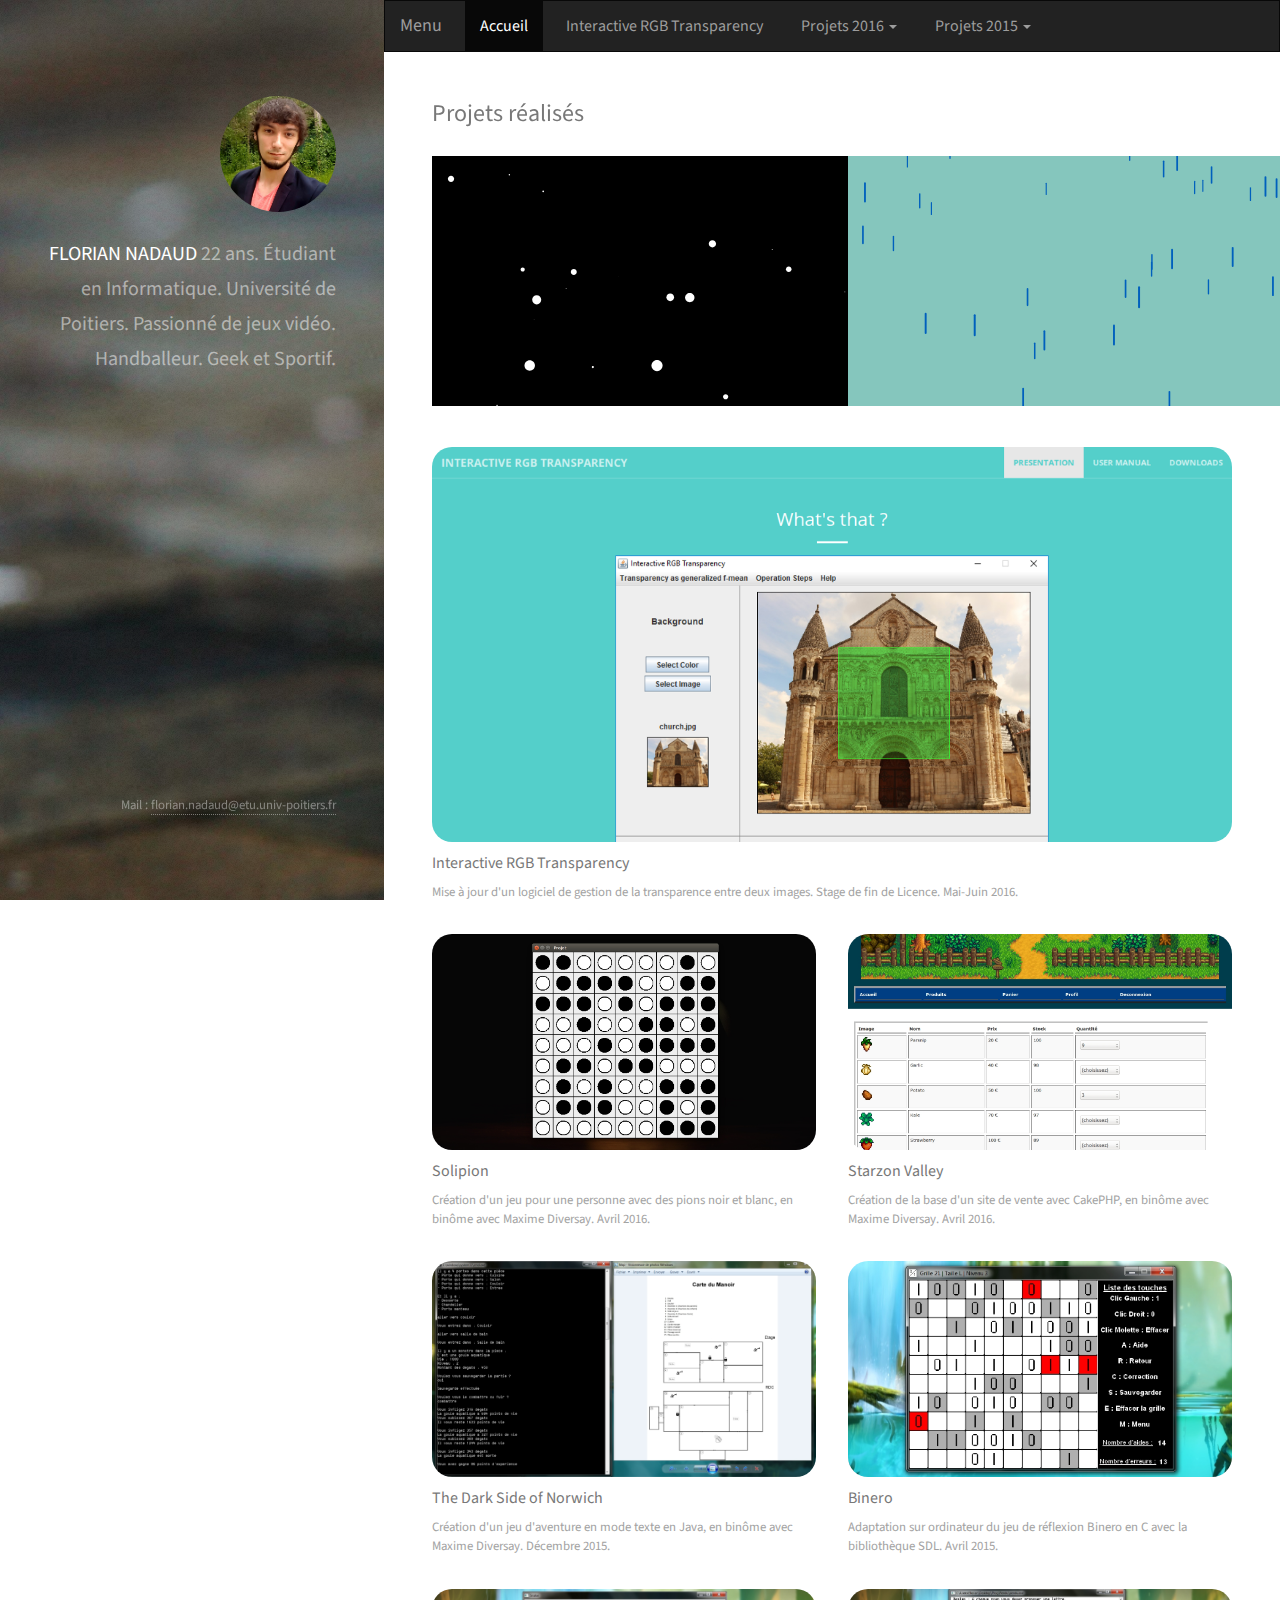
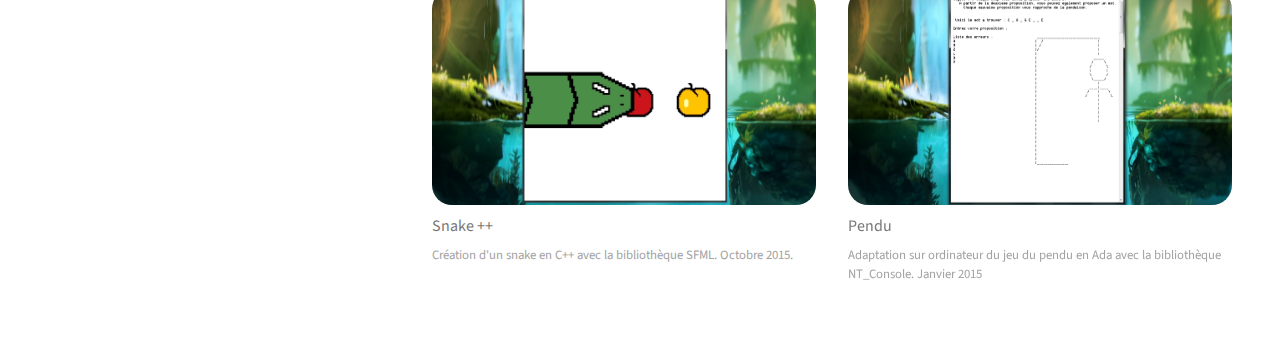
<file: Assembly/index.html>
<!DOCTYPE HTML>
<!--
	Strata by HTML5 UP
	html5up.net | @n33co
	Free for personal and commercial use under the CCA 3.0 license (html5up.net/license)
-->
<html>
	<head>
		<title>Florian Nadaud</title>
		<meta charset="utf-8" />
		<meta name="viewport" content="width=device-width, initial-scale=1" />
        <link href="bootstrap/css/bootstrap.min.css" rel="stylesheet">
		<!--[if lte IE 8]><script src="assets/js/ie/html5shiv.js"></script><![endif]-->
		<link rel="stylesheet" href="assets/css/main.css" />
		<!--[if lte IE 8]><link rel="stylesheet" href="assets/css/ie8.css" /><![endif]-->
		<link rel="shortcut icon" type="image/x-icon" href="images/favicon.ico" />
	</head>
	<body id="top">

		<!-- Header -->
			<header id="header">
				<a href="#" class="image avatar"><img src="images/avatar.jpg" alt="" /></a>
				<h1><strong>FLORIAN NADAUD</strong><br />
                22 ans.<br />
				Étudiant en Informatique.<br />
				Université de Poitiers.<br />
				Passionné de jeux vidéo.<br />
				Handballeur.<br />
				Geek et Sportif.<br /></h1>
			</header>

		<!-- Menu -->        
        <div id="menu">
            <div class="navbar navbar-inverse">
                <div class="navbar-header">
                  <button type="button" class="navbar-toggle" data-toggle="collapse" data-target="#myNavbar">
                    <span class="icon-bar"></span>
                    <span class="icon-bar"></span>
                    <span class="icon-bar"></span>  
                      <span class="icon-bar"></span> 
                  </button>
                    <a class="navbar-brand" href="#">Menu</a>
                </div>
                <div class="collapse navbar-collapse" id="myNavbar">
                    <ul class="nav navbar-nav">
                        <li class="active"><a href="#">Accueil</a> </li>
                        <li><a href="#">Interactive&nbsp;RGB&nbsp;Transparency</a></li>
                        <li class="dropdown">
                            <a class="dropdown-toggle" data-toggle="dropdown" href="#">Projets 2016
                            <span class="caret"></span></a>
                            <ul class="dropdown-menu">
                                <li><a href="#">Starzon&nbsp;Valley</a></li>
                            </ul>
                        </li>
                        <li class="dropdown">
                            <a class="dropdown-toggle" data-toggle="dropdown" href="#">Projets 2015
                            <span class="caret"></span></a>
                            <ul class="dropdown-menu">
                                <li><a href="#">The&nbsp;Dark&nbsp;Side&nbsp;of&nbsp;Norwich</a></li>
                                <li><a href="#">Binero</a></li>
                                <li><a href="#">Snake</a></li>
                                <li><a href="#">Pendu</a></li>
                            </ul>
                        </li>                        
                    </ul>
                </div>
            </div>
        </div>

        <!-- Main -->    
        
			<div id="main">
			
				<!-- Two -->
					<section id="two">
						<h2>Projets réalisés</h2>
						<div class="row">
              <article class="6u 12u$(xsmall) work-item">
                <div id = "c1"></div>  
              </article>
              <article class="6u 12u$(xsmall) work-item">
                <div id = "c2"></div>
              </article>

              <article class="12u 24u$(xsmall) work-item">
								<img src="images/InteractiveRGBTransparency.jpg" width = 100% style = "border-radius: 20px">
								<h3>Interactive RGB Transparency</h3>
								<p>Mise à jour d'un logiciel de gestion de la transparence entre deux images.
                                    Stage de fin de Licence. Mai-Juin&nbsp;2016.</p>
							</article>
							<article class="6u 12u$(xsmall) work-item">
								<img src="images/Projet_IHM.jpg" width = 100% style = "border-radius: 20px">
								<h3>Solipion</h3>
								<p>Création d'un jeu pour une personne avec des pions noir et blanc, 
								en binôme avec Maxime Diversay. Avril&nbsp;2016.</p>
							</article>
                            <article class="6u$ 12u$(xsmall) work-item">
								<img src="images/Projet_Cake.jpg" width = 100% style = "border-radius: 20px">
								<h3>Starzon Valley</h3>
								<p>Création de la base d'un site de vente avec CakePHP,
								en binôme avec Maxime Diversay. Avril&nbsp;2016.</p>
							</article>
							<article class="6u 12u$(xsmall) work-item">
								<img src="images/DarkSide_img.jpg" width = 100% style = "border-radius: 20px">
								<h3>The Dark Side of Norwich</h3>
								<p>Création d'un jeu d'aventure en mode texte en Java,
								en binôme avec Maxime Diversay. Décembre&nbsp;2015.</p>
							</article>
							<article class="6u$ 12u$(xsmall) work-item">
								<img src="images/Binero_img.jpg" width = 100% style = "border-radius: 20px">
								<h3>Binero</h3>
								<p>Adaptation sur ordinateur du jeu de réflexion Binero en C avec la bibliothèque SDL. Avril&nbsp;2015.</p>
							</article>
                            <article class="6u 12u$(xsmall) work-item">
								<img src="images/Snake_img.jpg" width = 100% style = "border-radius: 20px">
								<h3>Snake ++</h3>
								<p>Création d'un snake en C++ avec la bibliothèque SFML. Octobre&nbsp;2015.</p>
							</article>
							<article class="6u$ 12u$(xsmall) work-item">
								<img src="images/Pendu_img.jpg" width = 100% style = "border-radius: 20px">
								<h3>Pendu</h3>
								<p>Adaptation sur ordinateur du jeu du pendu en Ada avec la bibliothèque NT_Console. Janvier&nbsp2015</p>
							</article>
						</div>
					</section>
			</div>

		<!-- Footer -->
			<footer id="footer">
				<ul class="copyright">
					<li>Mail : <a href="mailto:florian.nadaud@etu.univ-poitiers.fr" title="contactez moi">florian.nadaud@etu.univ-poitiers.fr</a></li>
					<!--<li>Design : <a href="http://html5up.net">HTML5 UP</a></li>-->
				</ul>
			</footer>

		<!-- Scripts -->
			<script src="assets/js/jquery.min.js"></script>
			<script src="assets/js/jquery.poptrox.min.js"></script>
			<script src="assets/js/skel.min.js"></script>
			<script src="assets/js/util.js"></script>
			<script src="assets/js/main.js"></script>
      <script src="bootstrap/js/bootstrap.min.js"></script>
      <script src="libraries/p5.js" type="text/javascript"></script>
      <script src="libraries/p5.dom.js" type="text/javascript"></script>
      <script src="libraries/p5.sound.js" type="text/javascript"></script>
      <script src="sketch.js" type="text/javascript"></script>
      <script src="drop.js" type="text/javascript"></script>
      <script src="star.js" type="text/javascript"></script>
	</body>
</html>
</file>
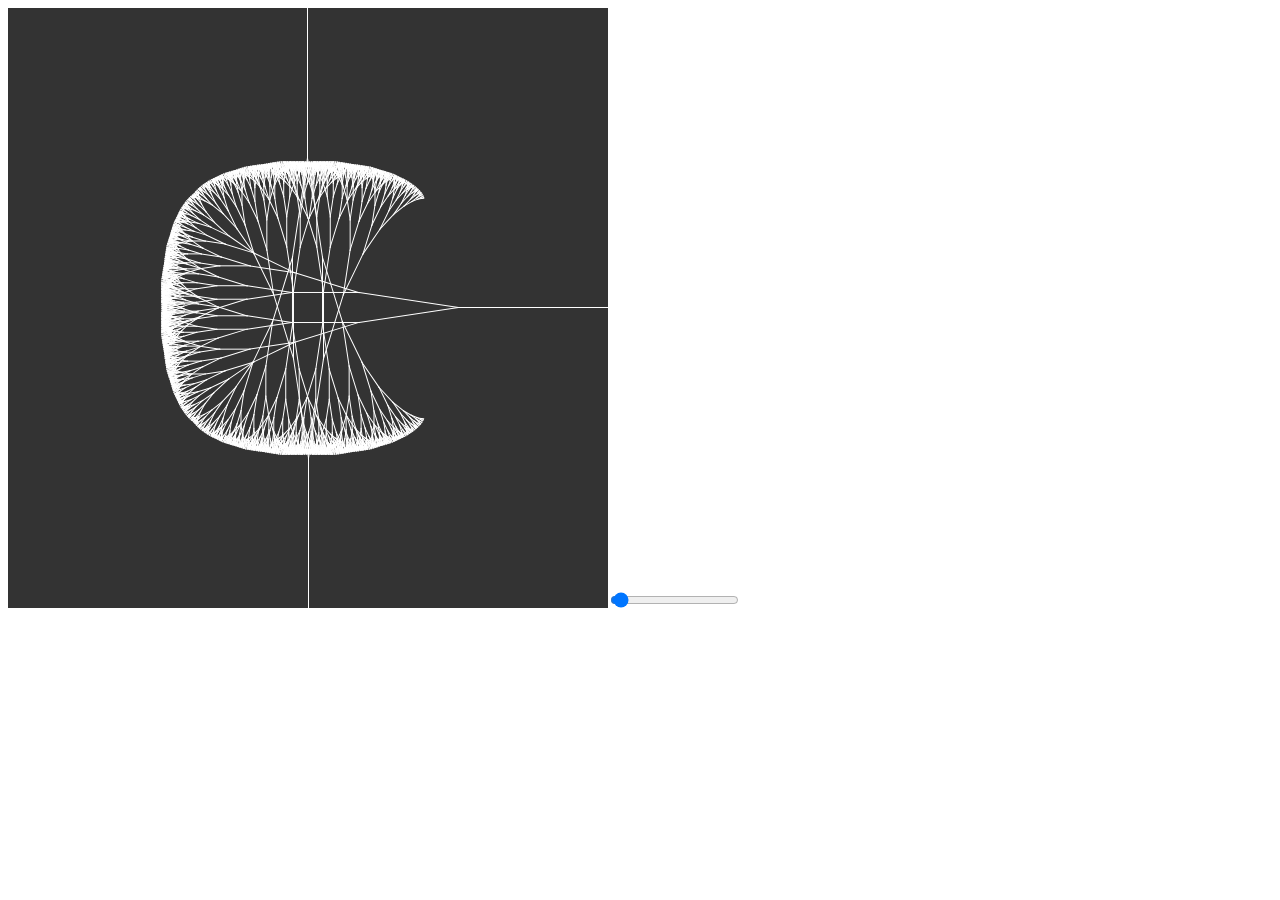
<file: Fractal Tree/index.html>
<!DOCTYPE html>
<html>
  <head>
    <meta charset="UTF-8">
    <title>Fractal Tree</title>
    <script src="libraries/p5.js" type="text/javascript"></script>
    <script src="libraries/p5.dom.js" type="text/javascript"></script>
    <script src="libraries/p5.sound.js" type="text/javascript"></script>
    <script src="sketch.js" type="text/javascript"></script>
  </head>
  <body>
  </body>
</html>
</file>
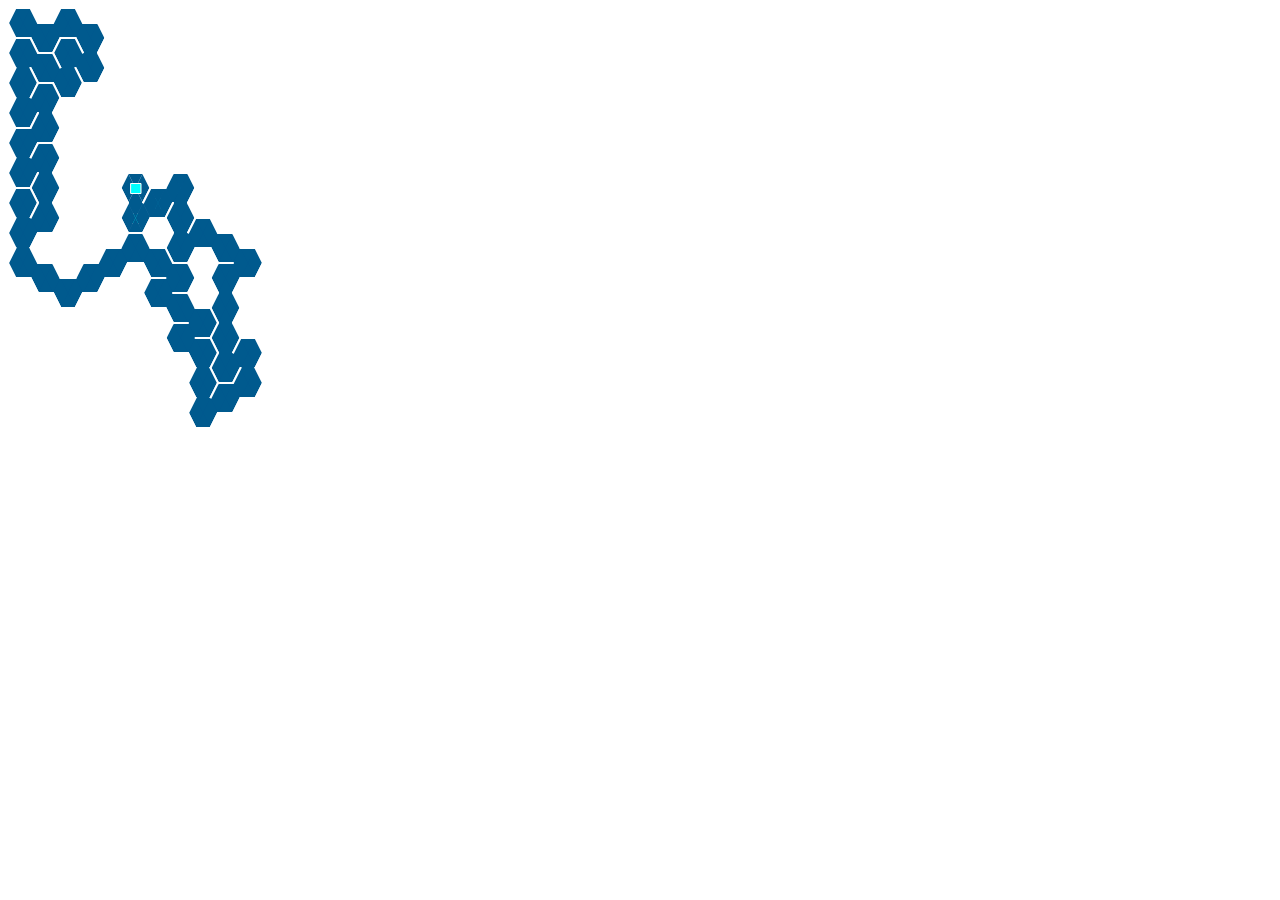
<file: Maze Generator Hexa/index.html>
<!DOCTYPE html>
<html>

<head>
    <meta charset="UTF-8">
    <title>Maze Generator</title>
    <script src="libraries/p5.js" type="text/javascript"></script>
    <script src="libraries/p5.dom.js" type="text/javascript"></script>
    <script src="libraries/p5.sound.js" type="text/javascript"></script>
    <script src="sketch.js" type="text/javascript"></script>
</head>

<body>
</body>

</html>
</file>
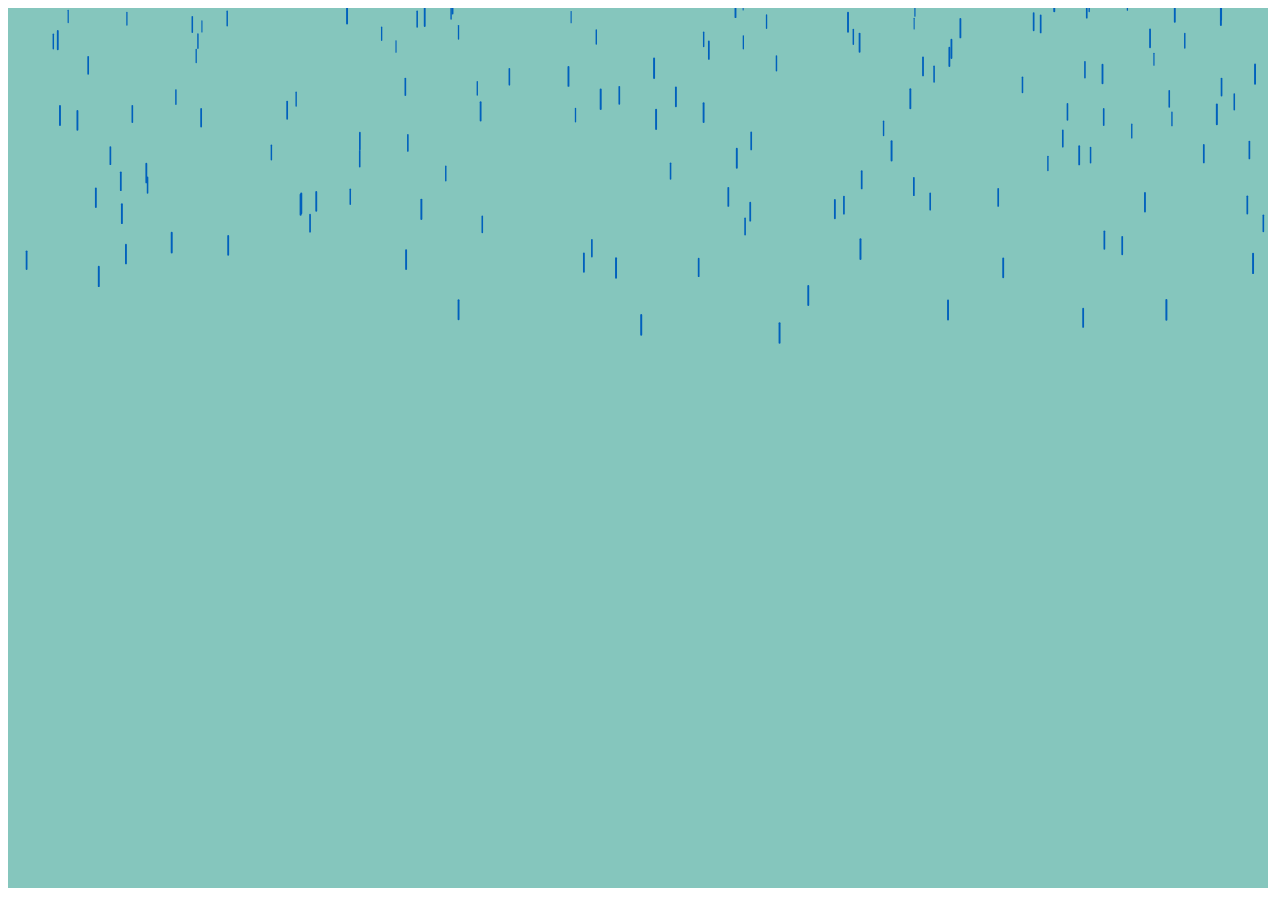
<file: Rain/index.html>
<!DOCTYPE html>
<html>
  <head>
    <meta charset="UTF-8">
    <title>Rain</title>
    <script src="libraries/p5.js" type="text/javascript"></script>
    <script src="libraries/p5.dom.js" type="text/javascript"></script>
    <script src="libraries/p5.sound.js" type="text/javascript"></script>
    <script src="sketch.js" type="text/javascript"></script>
    <script src="drop.js" type="text/javascript"></script>
  </head>
  <body>
  </body>
</html>
</file>
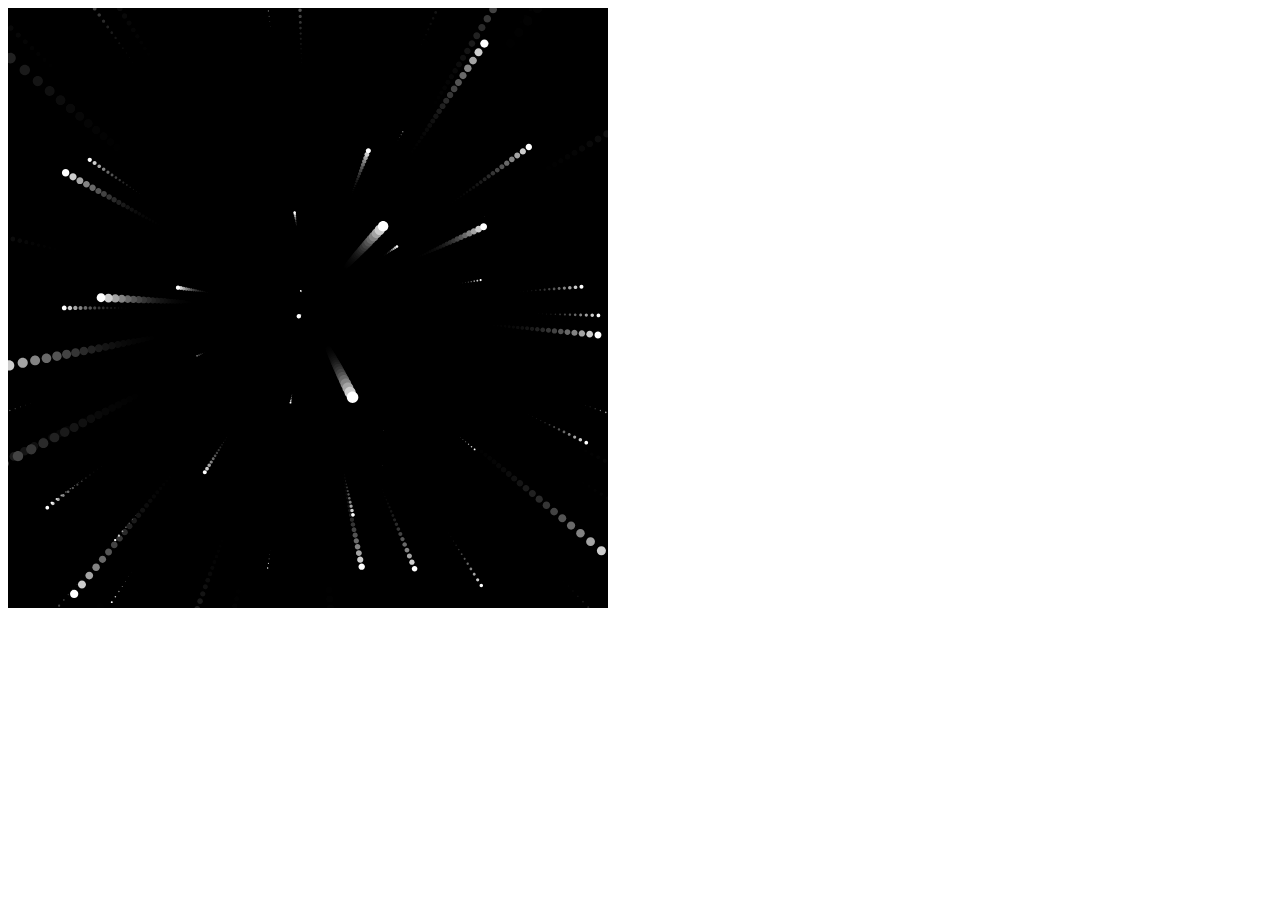
<file: Starfield/index.html>
<!DOCTYPE html>
<html>
  <head>
    <meta charset="UTF-8">
    <title>Starfield</title>
    <script src="libraries/p5.js" type="text/javascript"></script>
    <script src="libraries/p5.dom.js" type="text/javascript"></script>
    <script src="libraries/p5.sound.js" type="text/javascript"></script>
    <script src="sketch.js" type="text/javascript"></script>
    <script src="star.js" type="text/javascript"></script>
  </head>
  <body>
  </body>
</html>
</file>
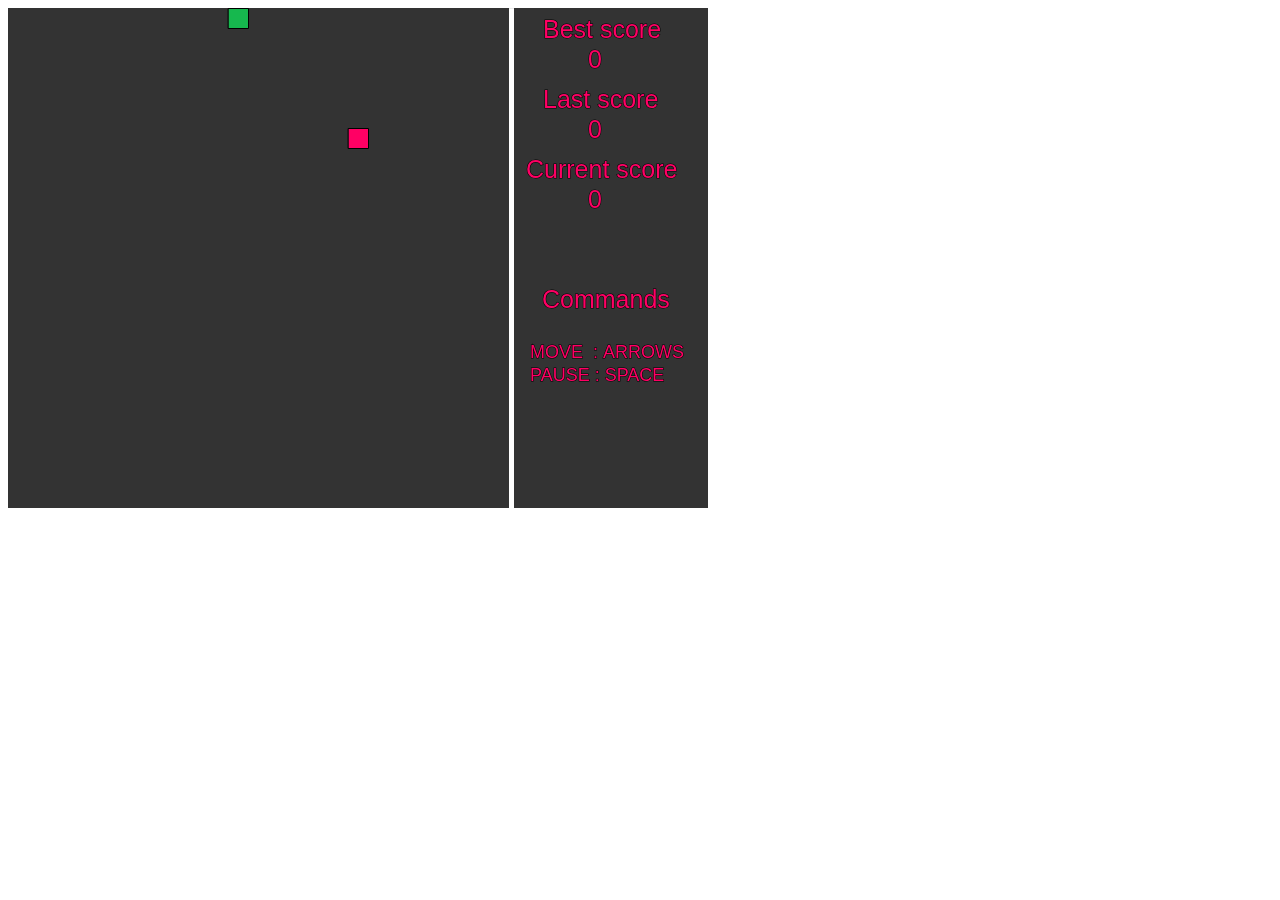
<file: Snake/snakeP5.html>
<!DOCTYPE html>
<html>
  <head>
    <meta charset="UTF-8">
    <title>Snake Game</title>
    <script src="libraries/p5.js" type="text/javascript"></script>
    <script src="libraries/p5.dom.js" type="text/javascript"></script>
    <script src="libraries/p5.sound.js" type="text/javascript"></script>
    <script src="sketch.js" type="text/javascript"></script>
    <script src="snake.js" type="text/javascript"></script>
  </head>
  <body>
  </body>
</html>
</file>
<file: Assembly/assets/css/main.css>
@import url("font-awesome.min.css");
@import url("http://fonts.googleapis.com/css?family=Source+Sans+Pro:400,400italic");

/*
	Strata by HTML5 UP
	html5up.net | @n33co
	Free for personal and commercial use under the CCA 3.0 license (html5up.net/license)
*/

/* Reset */

	html, body, div, span, applet, object, iframe, h1, h2, h3, h4, h5, h6, p, blockquote, pre, a, abbr, acronym, address, big, cite, code, del, dfn, em, img, ins, kbd, q, s, samp, small, strike, strong, sub, sup, tt, var, b, u, i, center, dl, dt, dd, ol, ul, li, fieldset, form, label, legend, table, caption, tbody, tfoot, thead, tr, th, td, article, aside, canvas, details, embed, figure, figcaption, footer, header, hgroup, menu, nav, output, ruby, section, summary, time, mark, audio, video {
		margin: 0;
		padding: 0;
		border: 0;
		font-size: 100%;
		font: inherit;
		vertical-align: baseline;
	}

	article, aside, details, figcaption, figure, footer, header, hgroup, menu, nav, section {
		display: block;
	}

	body {
		line-height: 1;
	}

	ol, ul {
		list-style: none;
	}

	blockquote, q {
		quotes: none;
	}

	blockquote:before, blockquote:after, q:before, q:after {
		content: '';
		content: none;
	}

	table {
		border-collapse: collapse;
		border-spacing: 0;
	}

	body {
		-webkit-text-size-adjust: none;
	}

/* Box Model */

	*, *:before, *:after {
		-moz-box-sizing: border-box;
		-webkit-box-sizing: border-box;
		box-sizing: border-box;
	}

/* Containers */

	.container {
		margin-left: auto;
		margin-right: auto;
	}

	.container.\31 25\25 {
		width: 100%;
		max-width: 1200px;
		min-width: 960px;
	}

	.container.\37 5\25 {
		width: 720px;
	}

	.container.\35 0\25 {
		width: 480px;
	}

	.container.\32 5\25 {
		width: 240px;
	}

	.container {
		width: 960px;
	}

	@media screen and (max-width: 1800px) {

		.container.\31 25\25 {
			width: 100%;
			max-width: 1200px;
			min-width: 960px;
		}

		.container.\37 5\25 {
			width: 720px;
		}

		.container.\35 0\25 {
			width: 480px;
		}

		.container.\32 5\25 {
			width: 240px;
		}

		.container {
			width: 960px;
		}

	}

	@media screen and (max-width: 1280px) {

		.container.\31 25\25 {
			width: 100%;
			max-width: 1200px;
			min-width: 960px;
		}

		.container.\37 5\25 {
			width: 720px;
		}

		.container.\35 0\25 {
			width: 480px;
		}

		.container.\32 5\25 {
			width: 240px;
		}

		.container {
			width: 960px;
		}

	}

	@media screen and (max-width: 980px) {

		.container.\31 25\25 {
			width: 100%;
			max-width: 1200px;
			min-width: 960px;
		}

		.container.\37 5\25 {
			width: 720px;
		}

		.container.\35 0\25 {
			width: 480px;
		}

		.container.\32 5\25 {
			width: 240px;
		}

		.container {
			width: 960px;
		}

	}

	@media screen and (max-width: 736px) {

		.container.\31 25\25 {
			width: 100%;
			max-width: 1200px;
			min-width: 960px;
		}

		.container.\37 5\25 {
			width: 720px;
		}

		.container.\35 0\25 {
			width: 480px;
		}

		.container.\32 5\25 {
			width: 240px;
		}

		.container {
			width: 960px;
		}

	}

	@media screen and (max-width: 480px) {

		.container.\31 25\25 {
			width: 100%;
			max-width: 1200px;
			min-width: 960px;
		}

		.container.\37 5\25 {
			width: 720px;
		}

		.container.\35 0\25 {
			width: 480px;
		}

		.container.\32 5\25 {
			width: 240px;
		}

		.container {
			width: 960px;
		}

	}

/* Grid */

	.row {
		border-bottom: solid 1px transparent;
		-moz-box-sizing: border-box;
		-webkit-box-sizing: border-box;
		box-sizing: border-box;
	}

	.row > * {
		float: left;
		-moz-box-sizing: border-box;
		-webkit-box-sizing: border-box;
		box-sizing: border-box;
	}

	.row:after, .row:before {
		content: '';
		display: block;
		clear: both;
		height: 0;
	}

	.row.uniform > * > :first-child {
		margin-top: 0;
	}

	.row.uniform > * > :last-child {
		margin-bottom: 0;
	}

	.row.\30 \25 > * {
		padding: 0 0 0 0em;
	}

	.row.\30 \25 {
		margin: 0 0 -1px 0em;
	}

	.row.uniform.\30 \25 > * {
		padding: 0em 0 0 0em;
	}

	.row.uniform.\30 \25 {
		margin: 0em 0 -1px 0em;
	}

	.row > * {
		padding: 0 0 0 2.5em;
	}

	.row {
		margin: 0 0 -1px -2.5em;
	}

	.row.uniform > * {
		padding: 2.5em 0 0 2.5em;
	}

	.row.uniform {
		margin: -2.5em 0 -1px -2.5em;
	}

	.row.\32 00\25 > * {
		padding: 0 0 0 5em;
	}

	.row.\32 00\25 {
		margin: 0 0 -1px -5em;
	}

	.row.uniform.\32 00\25 > * {
		padding: 5em 0 0 5em;
	}

	.row.uniform.\32 00\25 {
		margin: -5em 0 -1px -5em;
	}

	.row.\31 50\25 > * {
		padding: 0 0 0 3.75em;
	}

	.row.\31 50\25 {
		margin: 0 0 -1px -3.75em;
	}

	.row.uniform.\31 50\25 > * {
		padding: 3.75em 0 0 3.75em;
	}

	.row.uniform.\31 50\25 {
		margin: -3.75em 0 -1px -3.75em;
	}

	.row.\35 0\25 > * {
		padding: 0 0 0 1.25em;
	}

	.row.\35 0\25 {
		margin: 0 0 -1px -1.25em;
	}

	.row.uniform.\35 0\25 > * {
		padding: 1.25em 0 0 1.25em;
	}

	.row.uniform.\35 0\25 {
		margin: -1.25em 0 -1px -1.25em;
	}

	.row.\32 5\25 > * {
		padding: 0 0 0 0.625em;
	}

	.row.\32 5\25 {
		margin: 0 0 -1px -0.625em;
	}

	.row.uniform.\32 5\25 > * {
		padding: 0.625em 0 0 0.625em;
	}

	.row.uniform.\32 5\25 {
		margin: -0.625em 0 -1px -0.625em;
	}

	.\31 2u, .\31 2u\24 {
		width: 100%;
		clear: none;
		margin-left: 0;
	}

	.\31 1u, .\31 1u\24 {
		width: 91.6666666667%;
		clear: none;
		margin-left: 0;
	}

	.\31 0u, .\31 0u\24 {
		width: 83.3333333333%;
		clear: none;
		margin-left: 0;
	}

	.\39 u, .\39 u\24 {
		width: 75%;
		clear: none;
		margin-left: 0;
	}

	.\38 u, .\38 u\24 {
		width: 66.6666666667%;
		clear: none;
		margin-left: 0;
	}

	.\37 u, .\37 u\24 {
		width: 58.3333333333%;
		clear: none;
		margin-left: 0;
	}

	.\36 u, .\36 u\24 {
		width: 50%;
		clear: none;
		margin-left: 0;
	}

	.\35 u, .\35 u\24 {
		width: 41.6666666667%;
		clear: none;
		margin-left: 0;
	}

	.\34 u, .\34 u\24 {
		width: 33.3333333333%;
		clear: none;
		margin-left: 0;
	}

	.\33 u, .\33 u\24 {
		width: 25%;
		clear: none;
		margin-left: 0;
	}

	.\32 u, .\32 u\24 {
		width: 16.6666666667%;
		clear: none;
		margin-left: 0;
	}

	.\31 u, .\31 u\24 {
		width: 8.3333333333%;
		clear: none;
		margin-left: 0;
	}

	.\31 2u\24 + *,
	.\31 1u\24 + *,
	.\31 0u\24 + *,
	.\39 u\24 + *,
	.\38 u\24 + *,
	.\37 u\24 + *,
	.\36 u\24 + *,
	.\35 u\24 + *,
	.\34 u\24 + *,
	.\33 u\24 + *,
	.\32 u\24 + *,
	.\31 u\24 + * {
		clear: left;
	}

	.\-11u {
		margin-left: 91.66667%;
	}

	.\-10u {
		margin-left: 83.33333%;
	}

	.\-9u {
		margin-left: 75%;
	}

	.\-8u {
		margin-left: 66.66667%;
	}

	.\-7u {
		margin-left: 58.33333%;
	}

	.\-6u {
		margin-left: 50%;
	}

	.\-5u {
		margin-left: 41.66667%;
	}

	.\-4u {
		margin-left: 33.33333%;
	}

	.\-3u {
		margin-left: 25%;
	}

	.\-2u {
		margin-left: 16.66667%;
	}

	.\-1u {
		margin-left: 8.33333%;
	}

	@media screen and (max-width: 1800px) {

		.row > * {
			padding: 0 0 0 2.5em;
		}

		.row {
			margin: 0 0 -1px -2.5em;
		}

		.row.uniform > * {
			padding: 2.5em 0 0 2.5em;
		}

		.row.uniform {
			margin: -2.5em 0 -1px -2.5em;
		}

		.row.\32 00\25 > * {
			padding: 0 0 0 5em;
		}

		.row.\32 00\25 {
			margin: 0 0 -1px -5em;
		}

		.row.uniform.\32 00\25 > * {
			padding: 5em 0 0 5em;
		}

		.row.uniform.\32 00\25 {
			margin: -5em 0 -1px -5em;
		}

		.row.\31 50\25 > * {
			padding: 0 0 0 3.75em;
		}

		.row.\31 50\25 {
			margin: 0 0 -1px -3.75em;
		}

		.row.uniform.\31 50\25 > * {
			padding: 3.75em 0 0 3.75em;
		}

		.row.uniform.\31 50\25 {
			margin: -3.75em 0 -1px -3.75em;
		}

		.row.\35 0\25 > * {
			padding: 0 0 0 1.25em;
		}

		.row.\35 0\25 {
			margin: 0 0 -1px -1.25em;
		}

		.row.uniform.\35 0\25 > * {
			padding: 1.25em 0 0 1.25em;
		}

		.row.uniform.\35 0\25 {
			margin: -1.25em 0 -1px -1.25em;
		}

		.row.\32 5\25 > * {
			padding: 0 0 0 0.625em;
		}

		.row.\32 5\25 {
			margin: 0 0 -1px -0.625em;
		}

		.row.uniform.\32 5\25 > * {
			padding: 0.625em 0 0 0.625em;
		}

		.row.uniform.\32 5\25 {
			margin: -0.625em 0 -1px -0.625em;
		}

		.\31 2u\28xlarge\29, .\31 2u\24\28xlarge\29 {
			width: 100%;
			clear: none;
			margin-left: 0;
		}

		.\31 1u\28xlarge\29, .\31 1u\24\28xlarge\29 {
			width: 91.6666666667%;
			clear: none;
			margin-left: 0;
		}

		.\31 0u\28xlarge\29, .\31 0u\24\28xlarge\29 {
			width: 83.3333333333%;
			clear: none;
			margin-left: 0;
		}

		.\39 u\28xlarge\29, .\39 u\24\28xlarge\29 {
			width: 75%;
			clear: none;
			margin-left: 0;
		}

		.\38 u\28xlarge\29, .\38 u\24\28xlarge\29 {
			width: 66.6666666667%;
			clear: none;
			margin-left: 0;
		}

		.\37 u\28xlarge\29, .\37 u\24\28xlarge\29 {
			width: 58.3333333333%;
			clear: none;
			margin-left: 0;
		}

		.\36 u\28xlarge\29, .\36 u\24\28xlarge\29 {
			width: 50%;
			clear: none;
			margin-left: 0;
		}

		.\35 u\28xlarge\29, .\35 u\24\28xlarge\29 {
			width: 41.6666666667%;
			clear: none;
			margin-left: 0;
		}

		.\34 u\28xlarge\29, .\34 u\24\28xlarge\29 {
			width: 33.3333333333%;
			clear: none;
			margin-left: 0;
		}

		.\33 u\28xlarge\29, .\33 u\24\28xlarge\29 {
			width: 25%;
			clear: none;
			margin-left: 0;
		}

		.\32 u\28xlarge\29, .\32 u\24\28xlarge\29 {
			width: 16.6666666667%;
			clear: none;
			margin-left: 0;
		}

		.\31 u\28xlarge\29, .\31 u\24\28xlarge\29 {
			width: 8.3333333333%;
			clear: none;
			margin-left: 0;
		}

		.\31 2u\24\28xlarge\29 + *,
		.\31 1u\24\28xlarge\29 + *,
		.\31 0u\24\28xlarge\29 + *,
		.\39 u\24\28xlarge\29 + *,
		.\38 u\24\28xlarge\29 + *,
		.\37 u\24\28xlarge\29 + *,
		.\36 u\24\28xlarge\29 + *,
		.\35 u\24\28xlarge\29 + *,
		.\34 u\24\28xlarge\29 + *,
		.\33 u\24\28xlarge\29 + *,
		.\32 u\24\28xlarge\29 + *,
		.\31 u\24\28xlarge\29 + * {
			clear: left;
		}

		.\-11u\28xlarge\29 {
			margin-left: 91.66667%;
		}

		.\-10u\28xlarge\29 {
			margin-left: 83.33333%;
		}

		.\-9u\28xlarge\29 {
			margin-left: 75%;
		}

		.\-8u\28xlarge\29 {
			margin-left: 66.66667%;
		}

		.\-7u\28xlarge\29 {
			margin-left: 58.33333%;
		}

		.\-6u\28xlarge\29 {
			margin-left: 50%;
		}

		.\-5u\28xlarge\29 {
			margin-left: 41.66667%;
		}

		.\-4u\28xlarge\29 {
			margin-left: 33.33333%;
		}

		.\-3u\28xlarge\29 {
			margin-left: 25%;
		}

		.\-2u\28xlarge\29 {
			margin-left: 16.66667%;
		}

		.\-1u\28xlarge\29 {
			margin-left: 8.33333%;
		}

	}

	@media screen and (max-width: 1280px) {

		.row > * {
			padding: 0 0 0 2em;
		}

		.row {
			margin: 0 0 -1px -2em;
		}

		.row.uniform > * {
			padding: 2em 0 0 2em;
		}

		.row.uniform {
			margin: -2em 0 -1px -2em;
		}

		.row.\32 00\25 > * {
			padding: 0 0 0 4em;
		}

		.row.\32 00\25 {
			margin: 0 0 -1px -4em;
		}

		.row.uniform.\32 00\25 > * {
			padding: 4em 0 0 4em;
		}

		.row.uniform.\32 00\25 {
			margin: -4em 0 -1px -4em;
		}

		.row.\31 50\25 > * {
			padding: 0 0 0 3em;
		}

		.row.\31 50\25 {
			margin: 0 0 -1px -3em;
		}

		.row.uniform.\31 50\25 > * {
			padding: 3em 0 0 3em;
		}

		.row.uniform.\31 50\25 {
			margin: -3em 0 -1px -3em;
		}

		.row.\35 0\25 > * {
			padding: 0 0 0 1em;
		}

		.row.\35 0\25 {
			margin: 0 0 -1px -1em;
		}

		.row.uniform.\35 0\25 > * {
			padding: 1em 0 0 1em;
		}

		.row.uniform.\35 0\25 {
			margin: -1em 0 -1px -1em;
		}

		.row.\32 5\25 > * {
			padding: 0 0 0 0.5em;
		}

		.row.\32 5\25 {
			margin: 0 0 -1px -0.5em;
		}

		.row.uniform.\32 5\25 > * {
			padding: 0.5em 0 0 0.5em;
		}

		.row.uniform.\32 5\25 {
			margin: -0.5em 0 -1px -0.5em;
		}

		.\31 2u\28large\29, .\31 2u\24\28large\29 {
			width: 100%;
			clear: none;
			margin-left: 0;
		}

		.\31 1u\28large\29, .\31 1u\24\28large\29 {
			width: 91.6666666667%;
			clear: none;
			margin-left: 0;
		}

		.\31 0u\28large\29, .\31 0u\24\28large\29 {
			width: 83.3333333333%;
			clear: none;
			margin-left: 0;
		}

		.\39 u\28large\29, .\39 u\24\28large\29 {
			width: 75%;
			clear: none;
			margin-left: 0;
		}

		.\38 u\28large\29, .\38 u\24\28large\29 {
			width: 66.6666666667%;
			clear: none;
			margin-left: 0;
		}

		.\37 u\28large\29, .\37 u\24\28large\29 {
			width: 58.3333333333%;
			clear: none;
			margin-left: 0;
		}

		.\36 u\28large\29, .\36 u\24\28large\29 {
			width: 50%;
			clear: none;
			margin-left: 0;
		}

		.\35 u\28large\29, .\35 u\24\28large\29 {
			width: 41.6666666667%;
			clear: none;
			margin-left: 0;
		}

		.\34 u\28large\29, .\34 u\24\28large\29 {
			width: 33.3333333333%;
			clear: none;
			margin-left: 0;
		}

		.\33 u\28large\29, .\33 u\24\28large\29 {
			width: 25%;
			clear: none;
			margin-left: 0;
		}

		.\32 u\28large\29, .\32 u\24\28large\29 {
			width: 16.6666666667%;
			clear: none;
			margin-left: 0;
		}

		.\31 u\28large\29, .\31 u\24\28large\29 {
			width: 8.3333333333%;
			clear: none;
			margin-left: 0;
		}

		.\31 2u\24\28large\29 + *,
		.\31 1u\24\28large\29 + *,
		.\31 0u\24\28large\29 + *,
		.\39 u\24\28large\29 + *,
		.\38 u\24\28large\29 + *,
		.\37 u\24\28large\29 + *,
		.\36 u\24\28large\29 + *,
		.\35 u\24\28large\29 + *,
		.\34 u\24\28large\29 + *,
		.\33 u\24\28large\29 + *,
		.\32 u\24\28large\29 + *,
		.\31 u\24\28large\29 + * {
			clear: left;
		}

		.\-11u\28large\29 {
			margin-left: 91.66667%;
		}

		.\-10u\28large\29 {
			margin-left: 83.33333%;
		}

		.\-9u\28large\29 {
			margin-left: 75%;
		}

		.\-8u\28large\29 {
			margin-left: 66.66667%;
		}

		.\-7u\28large\29 {
			margin-left: 58.33333%;
		}

		.\-6u\28large\29 {
			margin-left: 50%;
		}

		.\-5u\28large\29 {
			margin-left: 41.66667%;
		}

		.\-4u\28large\29 {
			margin-left: 33.33333%;
		}

		.\-3u\28large\29 {
			margin-left: 25%;
		}

		.\-2u\28large\29 {
			margin-left: 16.66667%;
		}

		.\-1u\28large\29 {
			margin-left: 8.33333%;
		}

	}

	@media screen and (max-width: 980px) {

		.row > * {
			padding: 0 0 0 2em;
		}

		.row {
			margin: 0 0 -1px -2em;
		}

		.row.uniform > * {
			padding: 2em 0 0 2em;
		}

		.row.uniform {
			margin: -2em 0 -1px -2em;
		}

		.row.\32 00\25 > * {
			padding: 0 0 0 4em;
		}

		.row.\32 00\25 {
			margin: 0 0 -1px -4em;
		}

		.row.uniform.\32 00\25 > * {
			padding: 4em 0 0 4em;
		}

		.row.uniform.\32 00\25 {
			margin: -4em 0 -1px -4em;
		}

		.row.\31 50\25 > * {
			padding: 0 0 0 3em;
		}

		.row.\31 50\25 {
			margin: 0 0 -1px -3em;
		}

		.row.uniform.\31 50\25 > * {
			padding: 3em 0 0 3em;
		}

		.row.uniform.\31 50\25 {
			margin: -3em 0 -1px -3em;
		}

		.row.\35 0\25 > * {
			padding: 0 0 0 1em;
		}

		.row.\35 0\25 {
			margin: 0 0 -1px -1em;
		}

		.row.uniform.\35 0\25 > * {
			padding: 1em 0 0 1em;
		}

		.row.uniform.\35 0\25 {
			margin: -1em 0 -1px -1em;
		}

		.row.\32 5\25 > * {
			padding: 0 0 0 0.5em;
		}

		.row.\32 5\25 {
			margin: 0 0 -1px -0.5em;
		}

		.row.uniform.\32 5\25 > * {
			padding: 0.5em 0 0 0.5em;
		}

		.row.uniform.\32 5\25 {
			margin: -0.5em 0 -1px -0.5em;
		}

		.\31 2u\28medium\29, .\31 2u\24\28medium\29 {
			width: 100%;
			clear: none;
			margin-left: 0;
		}

		.\31 1u\28medium\29, .\31 1u\24\28medium\29 {
			width: 91.6666666667%;
			clear: none;
			margin-left: 0;
		}

		.\31 0u\28medium\29, .\31 0u\24\28medium\29 {
			width: 83.3333333333%;
			clear: none;
			margin-left: 0;
		}

		.\39 u\28medium\29, .\39 u\24\28medium\29 {
			width: 75%;
			clear: none;
			margin-left: 0;
		}

		.\38 u\28medium\29, .\38 u\24\28medium\29 {
			width: 66.6666666667%;
			clear: none;
			margin-left: 0;
		}

		.\37 u\28medium\29, .\37 u\24\28medium\29 {
			width: 58.3333333333%;
			clear: none;
			margin-left: 0;
		}

		.\36 u\28medium\29, .\36 u\24\28medium\29 {
			width: 50%;
			clear: none;
			margin-left: 0;
		}

		.\35 u\28medium\29, .\35 u\24\28medium\29 {
			width: 41.6666666667%;
			clear: none;
			margin-left: 0;
		}

		.\34 u\28medium\29, .\34 u\24\28medium\29 {
			width: 33.3333333333%;
			clear: none;
			margin-left: 0;
		}

		.\33 u\28medium\29, .\33 u\24\28medium\29 {
			width: 25%;
			clear: none;
			margin-left: 0;
		}

		.\32 u\28medium\29, .\32 u\24\28medium\29 {
			width: 16.6666666667%;
			clear: none;
			margin-left: 0;
		}

		.\31 u\28medium\29, .\31 u\24\28medium\29 {
			width: 8.3333333333%;
			clear: none;
			margin-left: 0;
		}

		.\31 2u\24\28medium\29 + *,
		.\31 1u\24\28medium\29 + *,
		.\31 0u\24\28medium\29 + *,
		.\39 u\24\28medium\29 + *,
		.\38 u\24\28medium\29 + *,
		.\37 u\24\28medium\29 + *,
		.\36 u\24\28medium\29 + *,
		.\35 u\24\28medium\29 + *,
		.\34 u\24\28medium\29 + *,
		.\33 u\24\28medium\29 + *,
		.\32 u\24\28medium\29 + *,
		.\31 u\24\28medium\29 + * {
			clear: left;
		}

		.\-11u\28medium\29 {
			margin-left: 91.66667%;
		}

		.\-10u\28medium\29 {
			margin-left: 83.33333%;
		}

		.\-9u\28medium\29 {
			margin-left: 75%;
		}

		.\-8u\28medium\29 {
			margin-left: 66.66667%;
		}

		.\-7u\28medium\29 {
			margin-left: 58.33333%;
		}

		.\-6u\28medium\29 {
			margin-left: 50%;
		}

		.\-5u\28medium\29 {
			margin-left: 41.66667%;
		}

		.\-4u\28medium\29 {
			margin-left: 33.33333%;
		}

		.\-3u\28medium\29 {
			margin-left: 25%;
		}

		.\-2u\28medium\29 {
			margin-left: 16.66667%;
		}

		.\-1u\28medium\29 {
			margin-left: 8.33333%;
		}

	}

	@media screen and (max-width: 736px) {

		.row > * {
			padding: 0 0 0 1.5em;
		}

		.row {
			margin: 0 0 -1px -1.5em;
		}

		.row.uniform > * {
			padding: 1.5em 0 0 1.5em;
		}

		.row.uniform {
			margin: -1.5em 0 -1px -1.5em;
		}

		.row.\32 00\25 > * {
			padding: 0 0 0 3em;
		}

		.row.\32 00\25 {
			margin: 0 0 -1px -3em;
		}

		.row.uniform.\32 00\25 > * {
			padding: 3em 0 0 3em;
		}

		.row.uniform.\32 00\25 {
			margin: -3em 0 -1px -3em;
		}

		.row.\31 50\25 > * {
			padding: 0 0 0 2.25em;
		}

		.row.\31 50\25 {
			margin: 0 0 -1px -2.25em;
		}

		.row.uniform.\31 50\25 > * {
			padding: 2.25em 0 0 2.25em;
		}

		.row.uniform.\31 50\25 {
			margin: -2.25em 0 -1px -2.25em;
		}

		.row.\35 0\25 > * {
			padding: 0 0 0 0.75em;
		}

		.row.\35 0\25 {
			margin: 0 0 -1px -0.75em;
		}

		.row.uniform.\35 0\25 > * {
			padding: 0.75em 0 0 0.75em;
		}

		.row.uniform.\35 0\25 {
			margin: -0.75em 0 -1px -0.75em;
		}

		.row.\32 5\25 > * {
			padding: 0 0 0 0.375em;
		}

		.row.\32 5\25 {
			margin: 0 0 -1px -0.375em;
		}

		.row.uniform.\32 5\25 > * {
			padding: 0.375em 0 0 0.375em;
		}

		.row.uniform.\32 5\25 {
			margin: -0.375em 0 -1px -0.375em;
		}

		.\31 2u\28small\29, .\31 2u\24\28small\29 {
			width: 100%;
			clear: none;
			margin-left: 0;
		}

		.\31 1u\28small\29, .\31 1u\24\28small\29 {
			width: 91.6666666667%;
			clear: none;
			margin-left: 0;
		}

		.\31 0u\28small\29, .\31 0u\24\28small\29 {
			width: 83.3333333333%;
			clear: none;
			margin-left: 0;
		}

		.\39 u\28small\29, .\39 u\24\28small\29 {
			width: 75%;
			clear: none;
			margin-left: 0;
		}

		.\38 u\28small\29, .\38 u\24\28small\29 {
			width: 66.6666666667%;
			clear: none;
			margin-left: 0;
		}

		.\37 u\28small\29, .\37 u\24\28small\29 {
			width: 58.3333333333%;
			clear: none;
			margin-left: 0;
		}

		.\36 u\28small\29, .\36 u\24\28small\29 {
			width: 50%;
			clear: none;
			margin-left: 0;
		}

		.\35 u\28small\29, .\35 u\24\28small\29 {
			width: 41.6666666667%;
			clear: none;
			margin-left: 0;
		}

		.\34 u\28small\29, .\34 u\24\28small\29 {
			width: 33.3333333333%;
			clear: none;
			margin-left: 0;
		}

		.\33 u\28small\29, .\33 u\24\28small\29 {
			width: 25%;
			clear: none;
			margin-left: 0;
		}

		.\32 u\28small\29, .\32 u\24\28small\29 {
			width: 16.6666666667%;
			clear: none;
			margin-left: 0;
		}

		.\31 u\28small\29, .\31 u\24\28small\29 {
			width: 8.3333333333%;
			clear: none;
			margin-left: 0;
		}

		.\31 2u\24\28small\29 + *,
		.\31 1u\24\28small\29 + *,
		.\31 0u\24\28small\29 + *,
		.\39 u\24\28small\29 + *,
		.\38 u\24\28small\29 + *,
		.\37 u\24\28small\29 + *,
		.\36 u\24\28small\29 + *,
		.\35 u\24\28small\29 + *,
		.\34 u\24\28small\29 + *,
		.\33 u\24\28small\29 + *,
		.\32 u\24\28small\29 + *,
		.\31 u\24\28small\29 + * {
			clear: left;
		}

		.\-11u\28small\29 {
			margin-left: 91.66667%;
		}

		.\-10u\28small\29 {
			margin-left: 83.33333%;
		}

		.\-9u\28small\29 {
			margin-left: 75%;
		}

		.\-8u\28small\29 {
			margin-left: 66.66667%;
		}

		.\-7u\28small\29 {
			margin-left: 58.33333%;
		}

		.\-6u\28small\29 {
			margin-left: 50%;
		}

		.\-5u\28small\29 {
			margin-left: 41.66667%;
		}

		.\-4u\28small\29 {
			margin-left: 33.33333%;
		}

		.\-3u\28small\29 {
			margin-left: 25%;
		}

		.\-2u\28small\29 {
			margin-left: 16.66667%;
		}

		.\-1u\28small\29 {
			margin-left: 8.33333%;
		}

	}

	@media screen and (max-width: 480px) {

		.row > * {
			padding: 0 0 0 1.5em;
		}

		.row {
			margin: 0 0 -1px -1.5em;
		}

		.row.uniform > * {
			padding: 1.5em 0 0 1.5em;
		}

		.row.uniform {
			margin: -1.5em 0 -1px -1.5em;
		}

		.row.\32 00\25 > * {
			padding: 0 0 0 3em;
		}

		.row.\32 00\25 {
			margin: 0 0 -1px -3em;
		}

		.row.uniform.\32 00\25 > * {
			padding: 3em 0 0 3em;
		}

		.row.uniform.\32 00\25 {
			margin: -3em 0 -1px -3em;
		}

		.row.\31 50\25 > * {
			padding: 0 0 0 2.25em;
		}

		.row.\31 50\25 {
			margin: 0 0 -1px -2.25em;
		}

		.row.uniform.\31 50\25 > * {
			padding: 2.25em 0 0 2.25em;
		}

		.row.uniform.\31 50\25 {
			margin: -2.25em 0 -1px -2.25em;
		}

		.row.\35 0\25 > * {
			padding: 0 0 0 0.75em;
		}

		.row.\35 0\25 {
			margin: 0 0 -1px -0.75em;
		}

		.row.uniform.\35 0\25 > * {
			padding: 0.75em 0 0 0.75em;
		}

		.row.uniform.\35 0\25 {
			margin: -0.75em 0 -1px -0.75em;
		}

		.row.\32 5\25 > * {
			padding: 0 0 0 0.375em;
		}

		.row.\32 5\25 {
			margin: 0 0 -1px -0.375em;
		}

		.row.uniform.\32 5\25 > * {
			padding: 0.375em 0 0 0.375em;
		}

		.row.uniform.\32 5\25 {
			margin: -0.375em 0 -1px -0.375em;
		}

		.\31 2u\28xsmall\29, .\31 2u\24\28xsmall\29 {
			width: 100%;
			clear: none;
			margin-left: 0;
		}

		.\31 1u\28xsmall\29, .\31 1u\24\28xsmall\29 {
			width: 91.6666666667%;
			clear: none;
			margin-left: 0;
		}

		.\31 0u\28xsmall\29, .\31 0u\24\28xsmall\29 {
			width: 83.3333333333%;
			clear: none;
			margin-left: 0;
		}

		.\39 u\28xsmall\29, .\39 u\24\28xsmall\29 {
			width: 75%;
			clear: none;
			margin-left: 0;
		}

		.\38 u\28xsmall\29, .\38 u\24\28xsmall\29 {
			width: 66.6666666667%;
			clear: none;
			margin-left: 0;
		}

		.\37 u\28xsmall\29, .\37 u\24\28xsmall\29 {
			width: 58.3333333333%;
			clear: none;
			margin-left: 0;
		}

		.\36 u\28xsmall\29, .\36 u\24\28xsmall\29 {
			width: 50%;
			clear: none;
			margin-left: 0;
		}

		.\35 u\28xsmall\29, .\35 u\24\28xsmall\29 {
			width: 41.6666666667%;
			clear: none;
			margin-left: 0;
		}

		.\34 u\28xsmall\29, .\34 u\24\28xsmall\29 {
			width: 33.3333333333%;
			clear: none;
			margin-left: 0;
		}

		.\33 u\28xsmall\29, .\33 u\24\28xsmall\29 {
			width: 25%;
			clear: none;
			margin-left: 0;
		}

		.\32 u\28xsmall\29, .\32 u\24\28xsmall\29 {
			width: 16.6666666667%;
			clear: none;
			margin-left: 0;
		}

		.\31 u\28xsmall\29, .\31 u\24\28xsmall\29 {
			width: 8.3333333333%;
			clear: none;
			margin-left: 0;
		}

		.\31 2u\24\28xsmall\29 + *,
		.\31 1u\24\28xsmall\29 + *,
		.\31 0u\24\28xsmall\29 + *,
		.\39 u\24\28xsmall\29 + *,
		.\38 u\24\28xsmall\29 + *,
		.\37 u\24\28xsmall\29 + *,
		.\36 u\24\28xsmall\29 + *,
		.\35 u\24\28xsmall\29 + *,
		.\34 u\24\28xsmall\29 + *,
		.\33 u\24\28xsmall\29 + *,
		.\32 u\24\28xsmall\29 + *,
		.\31 u\24\28xsmall\29 + * {
			clear: left;
		}

		.\-11u\28xsmall\29 {
			margin-left: 91.66667%;
		}

		.\-10u\28xsmall\29 {
			margin-left: 83.33333%;
		}

		.\-9u\28xsmall\29 {
			margin-left: 75%;
		}

		.\-8u\28xsmall\29 {
			margin-left: 66.66667%;
		}

		.\-7u\28xsmall\29 {
			margin-left: 58.33333%;
		}

		.\-6u\28xsmall\29 {
			margin-left: 50%;
		}

		.\-5u\28xsmall\29 {
			margin-left: 41.66667%;
		}

		.\-4u\28xsmall\29 {
			margin-left: 33.33333%;
		}

		.\-3u\28xsmall\29 {
			margin-left: 25%;
		}

		.\-2u\28xsmall\29 {
			margin-left: 16.66667%;
		}

		.\-1u\28xsmall\29 {
			margin-left: 8.33333%;
		}

	}

/* Basic */

	body {
		background: #fff;
	}

		body.is-loading *, body.is-loading *:before, body.is-loading *:after {
			-moz-animation: none !important;
			-webkit-animation: none !important;
			-ms-animation: none !important;
			animation: none !important;
			-moz-transition: none !important;
			-webkit-transition: none !important;
			-ms-transition: none !important;
			transition: none !important;
		}

	body, input, select, textarea {
		color: #a2a2a2;
		font-family: "Source Sans Pro", Helvetica, sans-serif;
		font-size: 16pt;
		font-weight: 400;
		line-height: 1.75em;
	}

	a {
		-moz-transition: color 0.2s ease-in-out, border-color 0.2s ease-in-out;
		-webkit-transition: color 0.2s ease-in-out, border-color 0.2s ease-in-out;
		-ms-transition: color 0.2s ease-in-out, border-color 0.2s ease-in-out;
		transition: color 0.2s ease-in-out, border-color 0.2s ease-in-out;
		border-bottom: dotted 1px;
		color: #49bf9d;
		text-decoration: none;
	}

		a:hover {
			border-bottom-color: transparent;
			color: #49bf9d !important;
			text-decoration: none;
		}

	strong, b {
		color: #787878;
		font-weight: 400;
	}

	em, i {
		font-style: italic;
	}

	p {
		margin: 0 0 2em 0;
	}

	h1, h2, h3, h4, h5, h6 {
		color: #787878;
		font-weight: 400;
		line-height: 1em;
		margin: 0 0 1em 0;
	}

		h1 a, h2 a, h3 a, h4 a, h5 a, h6 a {
			color: inherit;
			text-decoration: none;
		}

	h1 {
		font-size: 2em;
		line-height: 1.5em;
	}

	h2 {
		font-size: 1.5em;
		line-height: 1.5em;
	}

	h3 {
		font-size: 1.25em;
		line-height: 1.5em;
	}

	h4 {
		font-size: 1.1em;
		line-height: 1.5em;
	}

	h5 {
		font-size: 0.9em;
		line-height: 1.5em;
	}

	h6 {
		font-size: 0.7em;
		line-height: 1.5em;
	}

	sub {
		font-size: 0.8em;
		position: relative;
		top: 0.5em;
	}

	sup {
		font-size: 0.8em;
		position: relative;
		top: -0.5em;
	}

	hr {
		border: 0;
		border-bottom: solid 2px #efefef;
		margin: 2em 0;
	}

		hr.major {
			margin: 3em 0;
		}

	blockquote {
		border-left: solid 6px #efefef;
		font-style: italic;
		margin: 0 0 2em 0;
		padding: 0.5em 0 0.5em 1.5em;
	}

	code {
		background: #f7f7f7;
		border-radius: 0.35em;
		border: solid 2px #efefef;
		font-family: "Courier New", monospace;
		font-size: 0.9em;
		margin: 0 0.25em;
		padding: 0.25em 0.65em;
	}

	pre {
		-webkit-overflow-scrolling: touch;
		font-family: "Courier New", monospace;
		font-size: 0.9em;
		margin: 0 0 2em 0;
	}

		pre code {
			display: block;
			line-height: 1.75em;
			padding: 1em 1.5em;
			overflow-x: auto;
		}

	.align-left {
		text-align: left;
	}

	.align-center {
		text-align: center;
	}

	.align-right {
		text-align: right;
	}

/* Section/Article */

	section.special, article.special {
		text-align: center;
	}

	header p {
		color: #b2b2b2;
		position: relative;
		margin: 0 0 1.5em 0;
	}

	header h2 + p {
		font-size: 1.25em;
		margin-top: -1em;
		line-height: 1.5em;
	}

	header h3 + p {
		font-size: 1.1em;
		margin-top: -0.8em;
		line-height: 1.5em;
	}

	header h4 + p,
	header h5 + p,
	header h6 + p {
		font-size: 0.9em;
		margin-top: -0.6em;
		line-height: 1.5em;
	}

	header.major h2 {
		font-size: 2em;
	}

/* Form */

	form {
		margin: 0 0 2em 0;
	}

	label {
		color: #787878;
		display: block;
		font-size: 0.9em;
		font-weight: 400;
		margin: 0 0 1em 0;
	}

	input[type="text"],
	input[type="password"],
	input[type="email"],
	select,
	textarea {
		-moz-appearance: none;
		-webkit-appearance: none;
		-ms-appearance: none;
		appearance: none;
		background: #f7f7f7;
		border-radius: 0.35em;
		border: solid 2px transparent;
		color: inherit;
		display: block;
		outline: 0;
		padding: 0 0.75em;
		text-decoration: none;
		width: 100%;
	}

		input[type="text"]:invalid,
		input[type="password"]:invalid,
		input[type="email"]:invalid,
		select:invalid,
		textarea:invalid {
			box-shadow: none;
		}

		input[type="text"]:focus,
		input[type="password"]:focus,
		input[type="email"]:focus,
		select:focus,
		textarea:focus {
			border-color: #49bf9d;
		}

	.select-wrapper {
		text-decoration: none;
		display: block;
		position: relative;
	}

		.select-wrapper:before {
			-moz-osx-font-smoothing: grayscale;
			-webkit-font-smoothing: antialiased;
			font-family: FontAwesome;
			font-style: normal;
			font-weight: normal;
			text-transform: none !important;
		}

		.select-wrapper:before {
			color: #dfdfdf;
			content: '\f078';
			display: block;
			height: 2.75em;
			line-height: 2.75em;
			pointer-events: none;
			position: absolute;
			right: 0;
			text-align: center;
			top: 0;
			width: 2.75em;
		}

		.select-wrapper select::-ms-expand {
			display: none;
		}

	input[type="text"],
	input[type="password"],
	input[type="email"],
	select {
		height: 2.75em;
	}

	textarea {
		padding: 0.75em;
	}

	input[type="checkbox"],
	input[type="radio"] {
		-moz-appearance: none;
		-webkit-appearance: none;
		-ms-appearance: none;
		appearance: none;
		display: block;
		float: left;
		margin-right: -2em;
		opacity: 0;
		width: 1em;
		z-index: -1;
	}

		input[type="checkbox"] + label,
		input[type="radio"] + label {
			text-decoration: none;
			color: #a2a2a2;
			cursor: pointer;
			display: inline-block;
			font-size: 1em;
			font-weight: 400;
			padding-left: 2.4em;
			padding-right: 0.75em;
			position: relative;
		}

			input[type="checkbox"] + label:before,
			input[type="radio"] + label:before {
				-moz-osx-font-smoothing: grayscale;
				-webkit-font-smoothing: antialiased;
				font-family: FontAwesome;
				font-style: normal;
				font-weight: normal;
				text-transform: none !important;
			}

			input[type="checkbox"] + label:before,
			input[type="radio"] + label:before {
				background: #f7f7f7;
				border-radius: 0.35em;
				border: solid 2px transparent;
				content: '';
				display: inline-block;
				height: 1.65em;
				left: 0;
				line-height: 1.58125em;
				position: absolute;
				text-align: center;
				top: 0;
				width: 1.65em;
			}

		input[type="checkbox"]:checked + label:before,
		input[type="radio"]:checked + label:before {
			background: #787878;
			border-color: #787878;
			color: #fff;
			content: '\f00c';
		}

		input[type="checkbox"]:focus + label:before,
		input[type="radio"]:focus + label:before {
			border-color: #49bf9d;
		}

	input[type="checkbox"] + label:before {
		border-radius: 0.35em;
	}

	input[type="radio"] + label:before {
		border-radius: 100%;
	}

	::-webkit-input-placeholder {
		color: #b2b2b2 !important;
		opacity: 1.0;
	}

	:-moz-placeholder {
		color: #b2b2b2 !important;
		opacity: 1.0;
	}

	::-moz-placeholder {
		color: #b2b2b2 !important;
		opacity: 1.0;
	}

	:-ms-input-placeholder {
		color: #b2b2b2 !important;
		opacity: 1.0;
	}

	.formerize-placeholder {
		color: #b2b2b2 !important;
		opacity: 1.0;
	}

/* Box */

	.box {
		border-radius: 0.35em;
		border: solid 2px #efefef;
		margin-bottom: 2em;
		padding: 1.5em;
	}

		.box > :last-child,
		.box > :last-child > :last-child,
		.box > :last-child > :last-child > :last-child {
			margin-bottom: 0;
		}

		.box.alt {
			border: 0;
			border-radius: 0;
			padding: 0;
		}

/* Icon */

	.icon {
		text-decoration: none;
		border-bottom: none;
		position: relative;
	}

		.icon:before {
			-moz-osx-font-smoothing: grayscale;
			-webkit-font-smoothing: antialiased;
			font-family: FontAwesome;
			font-style: normal;
			font-weight: normal;
			text-transform: none !important;
		}

		.icon > .label {
			display: none;
		}

/* Image */

	.image {
		border-radius: 0.35em;
		border: 0;
		display: inline-block;
		position: relative;
	}

		.image:before {
			-moz-transition: opacity 0.2s ease-in-out;
			-webkit-transition: opacity 0.2s ease-in-out;
			-ms-transition: opacity 0.2s ease-in-out;
			transition: opacity 0.2s ease-in-out;
			background: url("images/overlay.png");
			border-radius: 0.35em;
			content: '';
			display: block;
			height: 100%;
			left: 0;
			opacity: 0.5;
			position: absolute;
			top: 0;
			width: 100%;
		}

		.image.thumb {
			text-align: center;
		}

			.image.thumb:after {
				-moz-transition: opacity 0.2s ease-in-out;
				-webkit-transition: opacity 0.2s ease-in-out;
				-ms-transition: opacity 0.2s ease-in-out;
				transition: opacity 0.2s ease-in-out;
				border-radius: 0.35em;
				border: solid 3px rgba(255, 255, 255, 0.5);
				color: #fff;
				content: 'View';
				display: inline-block;
				font-size: 0.8em;
				font-weight: 400;
				left: 50%;
				line-height: 2.25em;
				margin: -1.25em 0 0 -3em;
				opacity: 0;
				padding: 0 1.5em;
				position: absolute;
				text-align: center;
				text-decoration: none;
				top: 50%;
				white-space: nowrap;
			}

			.image.thumb:hover:after {
				opacity: 1.0;
			}

			.image.thumb:hover:before {
				background: url("images/overlay.png"), url("images/overlay.png");
				opacity: 1.0;
			}

		.image img {
			border-radius: 0.35em;
			display: block;
		}

		.image.left {
			float: left;
			margin: 0 1.5em 1em 0;
			top: 0.25em;
		}

		.image.right {
			float: right;
			margin: 0 0 1em 1.5em;
			top: 0.25em;
		}

		.image.left, .image.right {
			max-width: 40%;
		}

			.image.left img, .image.right img {
				width: 100%;
			}

		.image.fit {
			display: block;
			margin: 0 0 2em 0;
			width: 100%;
		}

			.image.fit img {
				width: 100%;
			}

		.image.avatar {
			border-radius: 100%;
		}

			.image.avatar:before {
				display: none;
			}

			.image.avatar img {
				border-radius: 100%;
				width: 100%;
			}

/* List */

	ol {
		list-style: decimal;
		margin: 0 0 2em 0;
		padding-left: 1.25em;
	}

		ol li {
			padding-left: 0.25em;
		}

	ul {
		list-style: disc;
		margin: 0 0 2em 0;
		padding-left: 1em;
	}

		ul li {
			padding-left: 0.5em;
		}

		ul.alt {
			list-style: none;
			padding-left: 0;
		}

			ul.alt li {
				border-top: solid 2px #efefef;
				padding: 0.5em 0;
			}

				ul.alt li:first-child {
					border-top: 0;
					padding-top: 0;
				}

		ul.icons {
			cursor: default;
			list-style: none;
			padding-left: 0;
		}

			ul.icons li {
				display: inline-block;
				padding: 0 1em 0 0;
			}

				ul.icons li:last-child {
					padding-right: 0;
				}

				ul.icons li .icon:before {
					font-size: 1.5em;
				}

		ul.actions {
			cursor: default;
			list-style: none;
			padding-left: 0;
		}

			ul.actions li {
				display: inline-block;
				padding: 0 1em 0 0;
				vertical-align: middle;
			}

				ul.actions li:last-child {
					padding-right: 0;
				}

			ul.actions.small li {
				padding: 0 0.5em 0 0;
			}

			ul.actions.vertical li {
				display: block;
				padding: 1em 0 0 0;
			}

				ul.actions.vertical li:first-child {
					padding-top: 0;
				}

				ul.actions.vertical li > * {
					margin-bottom: 0;
				}

			ul.actions.vertical.small li {
				padding: 0.5em 0 0 0;
			}

				ul.actions.vertical.small li:first-child {
					padding-top: 0;
				}

			ul.actions.fit {
				display: table;
				margin-left: -1em;
				padding: 0;
				table-layout: fixed;
				width: calc(100% + 1em);
			}

				ul.actions.fit li {
					display: table-cell;
					padding: 0 0 0 1em;
				}

					ul.actions.fit li > * {
						margin-bottom: 0;
					}

				ul.actions.fit.small {
					margin-left: -0.5em;
					width: calc(100% + 0.5em);
				}

					ul.actions.fit.small li {
						padding: 0 0 0 0.5em;
					}

		ul.labeled-icons {
			list-style: none;
			padding: 0;
		}

			ul.labeled-icons li {
				line-height: 1.75em;
				margin: 1.5em 0 0 0;
				padding-left: 2.25em;
				position: relative;
			}

				ul.labeled-icons li:first-child {
					margin-top: 0;
				}

				ul.labeled-icons li a {
					color: inherit;
				}

				ul.labeled-icons li h3 {
					color: #b2b2b2;
					left: 0;
					position: absolute;
					text-align: center;
					top: 0;
					width: 1em;
				}

	dl {
		margin: 0 0 2em 0;
	}

/* Table */

	.table-wrapper {
		-webkit-overflow-scrolling: touch;
		overflow-x: auto;
	}

	table {
		margin: 0 0 2em 0;
		width: 100%;
	}

		table tbody tr {
			border: solid 1px #efefef;
			border-left: 0;
			border-right: 0;
		}

			table tbody tr:nth-child(2n + 1) {
				background-color: #f7f7f7;
			}

		table td {
			padding: 0.75em 0.75em;
		}

		table th {
			color: #787878;
			font-size: 0.9em;
			font-weight: 400;
			padding: 0 0.75em 0.75em 0.75em;
			text-align: left;
		}

		table thead {
			border-bottom: solid 2px #efefef;
		}

		table tfoot {
			border-top: solid 2px #efefef;
		}

		table.alt {
			border-collapse: separate;
		}

			table.alt tbody tr td {
				border: solid 2px #efefef;
				border-left-width: 0;
				border-top-width: 0;
			}

				table.alt tbody tr td:first-child {
					border-left-width: 2px;
				}

			table.alt tbody tr:first-child td {
				border-top-width: 2px;
			}

			table.alt thead {
				border-bottom: 0;
			}

			table.alt tfoot {
				border-top: 0;
			}

/* Button */

	input[type="submit"],
	input[type="reset"],
	input[type="button"],
	.button {
		-moz-appearance: none;
		-webkit-appearance: none;
		-ms-appearance: none;
		appearance: none;
		-moz-transition: background-color 0.2s ease-in-out, color 0.2s ease-in-out, border-color 0.2s ease-in-out;
		-webkit-transition: background-color 0.2s ease-in-out, color 0.2s ease-in-out, border-color 0.2s ease-in-out;
		-ms-transition: background-color 0.2s ease-in-out, color 0.2s ease-in-out, border-color 0.2s ease-in-out;
		transition: background-color 0.2s ease-in-out, color 0.2s ease-in-out, border-color 0.2s ease-in-out;
		background-color: transparent;
		border-radius: 0.35em;
		border: solid 3px #efefef;
		color: #787878 !important;
		cursor: pointer;
		display: inline-block;
		font-weight: 400;
		height: 3.15em;
		height: calc(2.75em + 6px);
		line-height: 2.75em;
		min-width: 10em;
		padding: 0 1.5em;
		text-align: center;
		text-decoration: none;
		white-space: nowrap;
	}

		input[type="submit"]:hover,
		input[type="reset"]:hover,
		input[type="button"]:hover,
		.button:hover {
			border-color: #49bf9d;
			color: #49bf9d !important;
		}

		input[type="submit"]:active,
		input[type="reset"]:active,
		input[type="button"]:active,
		.button:active {
			background-color: rgba(73, 191, 157, 0.1);
			border-color: #49bf9d;
			color: #49bf9d !important;
		}

		input[type="submit"].icon,
		input[type="reset"].icon,
		input[type="button"].icon,
		.button.icon {
			padding-left: 1.35em;
		}

			input[type="submit"].icon:before,
			input[type="reset"].icon:before,
			input[type="button"].icon:before,
			.button.icon:before {
				margin-right: 0.5em;
			}

		input[type="submit"].fit,
		input[type="reset"].fit,
		input[type="button"].fit,
		.button.fit {
			display: block;
			margin: 0 0 1em 0;
			min-width: 0;
			width: 100%;
		}

		input[type="submit"].small,
		input[type="reset"].small,
		input[type="button"].small,
		.button.small {
			font-size: 0.8em;
		}

		input[type="submit"].big,
		input[type="reset"].big,
		input[type="button"].big,
		.button.big {
			font-size: 1.35em;
		}

		input[type="submit"].special,
		input[type="reset"].special,
		input[type="button"].special,
		.button.special {
			background-color: #49bf9d;
			border-color: #49bf9d;
			color: #ffffff !important;
		}

			input[type="submit"].special:hover,
			input[type="reset"].special:hover,
			input[type="button"].special:hover,
			.button.special:hover {
				background-color: #5cc6a7;
				border-color: #5cc6a7;
			}

			input[type="submit"].special:active,
			input[type="reset"].special:active,
			input[type="button"].special:active,
			.button.special:active {
				background-color: #3eb08f;
				border-color: #3eb08f;
			}

		input[type="submit"].disabled, input[type="submit"]:disabled,
		input[type="reset"].disabled,
		input[type="reset"]:disabled,
		input[type="button"].disabled,
		input[type="button"]:disabled,
		.button.disabled,
		.button:disabled {
			background-color: #e7e7e7 !important;
			border-color: #e7e7e7 !important;
			color: #b2b2b2 !important;
			cursor: default;
		}

/* Work Item */

	.work-item {
		margin: 0 0 2em 0;
	}

		.work-item .image {
			margin: 0 0 1.5em 0;
		}

		.work-item h3 {
			font-size: 1em;
			margin: 0 0 0.5em 0;
		}

		.work-item p {
			font-size: 0.8em;
			line-height: 1.5em;
			margin: 0;
		}


/* Header */

	#header {
		background-color: #1f1815;
		background-attachment: scroll,								fixed;
		background-image: url("images/overlay.png"), url("../../images/bg.jpg");
		background-position: top left,							top left;
		background-repeat: repeat,								no-repeat;
		/*background-size: auto,								auto 100%;*/
		color: rgba(255, 255, 255, 0.5);
		height: 100%;
		left: 0;
		padding: 6em 4em 0 0;
		position: fixed;
		text-align: right;
		top: 0;
		width: 35%;
	}

		#header strong, #header b {
			color: #ffffff;
		}

		#header h2, #header h3, #header h4, #header h5, #header h6 {
			color: #ffffff;
		}

		#header h1 {
			color: rgba(255, 255, 255, 0.5);
			font-size: 1.35em;
			line-height: 1.75em;
			margin: 0;
		}

		#header .image.avatar {
			margin: 0 0 1em 0;
			width: 7.25em;
		}

/* Footer */

	#footer {
		bottom: 0;
		left: 0;
		padding: 0 4em 6em 0;
		position: fixed;
		text-align: right;
		width: 35%;
	}

		#footer .icons {
			margin: 1em 0 0 0;
		}

			#footer .icons a {
				color: rgba(255, 255, 255, 0.4);
			}

		#footer .copyright {
			color: rgba(255, 255, 255, 0.4);
			font-size: 0.8em;
			list-style: none;
			margin: 1em 0 0 0;
			padding: 0;
		}

			#footer .copyright li {
				border-left: solid 1px rgba(255, 255, 255, 0.25);
				display: inline-block;
				line-height: 1em;
				margin-left: 0.75em;
				padding-left: 0.75em;
			}

				#footer .copyright li:first-child {
					border-left: 0;
					margin-left: 0;
					padding-left: 0;
				}

				#footer .copyright li a {
					color: inherit;
				}

/* Menu */

#menu {
    margin-left: 35%;
    text-align: center;
    width: calc(100% - 35%);
    position: fixed;
    z-index: 1000;
}
#menu a{
    border: medium none;
}

/* Main */

	#main {
		margin-left: 35%;
		max-width: 54em;
		padding: 8em 4em 4em 4em;
		width: calc(100% - 35%);
	}

		#main > section {
			border-top: solid 2px #efefef;
			margin: 4em 0 0 0;
			padding: 4em 0 0 0;
		}

			#main > section:first-child {
				border-top: 0;
				margin-top: 0;
				padding-top: 0;
			}

/* Poptrox */

	@-moz-keyframes spin {
		0% {
			-moz-transform: rotate(0deg);
			-webkit-transform: rotate(0deg);
			-ms-transform: rotate(0deg);
			transform: rotate(0deg);
		}

		100% {
			-moz-transform: rotate(360deg);
			-webkit-transform: rotate(360deg);
			-ms-transform: rotate(360deg);
			transform: rotate(360deg);
		}
	}

	@-webkit-keyframes spin {
		0% {
			-moz-transform: rotate(0deg);
			-webkit-transform: rotate(0deg);
			-ms-transform: rotate(0deg);
			transform: rotate(0deg);
		}

		100% {
			-moz-transform: rotate(360deg);
			-webkit-transform: rotate(360deg);
			-ms-transform: rotate(360deg);
			transform: rotate(360deg);
		}
	}

	@-ms-keyframes spin {
		0% {
			-moz-transform: rotate(0deg);
			-webkit-transform: rotate(0deg);
			-ms-transform: rotate(0deg);
			transform: rotate(0deg);
		}

		100% {
			-moz-transform: rotate(360deg);
			-webkit-transform: rotate(360deg);
			-ms-transform: rotate(360deg);
			transform: rotate(360deg);
		}
	}

	@keyframes spin {
		0% {
			-moz-transform: rotate(0deg);
			-webkit-transform: rotate(0deg);
			-ms-transform: rotate(0deg);
			transform: rotate(0deg);
		}

		100% {
			-moz-transform: rotate(360deg);
			-webkit-transform: rotate(360deg);
			-ms-transform: rotate(360deg);
			transform: rotate(360deg);
		}
	}

	.poptrox-popup {
		-moz-box-sizing: content-box;
		-webkit-box-sizing: content-box;
		-ms-box-sizing: content-box;
		box-sizing: content-box;
		-webkit-tap-highlight-color: rgba(255, 255, 255, 0);
		background: #fff;
		border-radius: 0.35em;
		box-shadow: 0 0.1em 0.15em 0 rgba(0, 0, 0, 0.15);
		overflow: hidden;
		padding-bottom: 3em;
	}

		.poptrox-popup .loader {
			text-decoration: none;
			-moz-animation: spin 1s linear infinite;
			-webkit-animation: spin 1s linear infinite;
			-ms-animation: spin 1s linear infinite;
			animation: spin 1s linear infinite;
			font-size: 1.5em;
			height: 1em;
			left: 50%;
			line-height: 1em;
			margin: -0.5em 0 0 -0.5em;
			position: absolute;
			top: 50%;
			width: 1em;
		}

			.poptrox-popup .loader:before {
				-moz-osx-font-smoothing: grayscale;
				-webkit-font-smoothing: antialiased;
				font-family: FontAwesome;
				font-style: normal;
				font-weight: normal;
				text-transform: none !important;
			}

			.poptrox-popup .loader:before {
				content: '\f1ce';
			}

		.poptrox-popup .caption {
			background: #fff;
			bottom: 0;
			cursor: default;
			font-size: 0.9em;
			height: 3em;
			left: 0;
			line-height: 2.8em;
			position: absolute;
			text-align: center;
			width: 100%;
			z-index: 1;
		}

		.poptrox-popup .nav-next,
		.poptrox-popup .nav-previous {
			text-decoration: none;
			-moz-transition: opacity 0.2s ease-in-out;
			-webkit-transition: opacity 0.2s ease-in-out;
			-ms-transition: opacity 0.2s ease-in-out;
			transition: opacity 0.2s ease-in-out;
			-webkit-tap-highlight-color: rgba(255, 255, 255, 0);
			background: rgba(0, 0, 0, 0.01);
			cursor: pointer;
			height: 100%;
			opacity: 0;
			position: absolute;
			top: 0;
			width: 50%;
		}

			.poptrox-popup .nav-next:before,
			.poptrox-popup .nav-previous:before {
				-moz-osx-font-smoothing: grayscale;
				-webkit-font-smoothing: antialiased;
				font-family: FontAwesome;
				font-style: normal;
				font-weight: normal;
				text-transform: none !important;
			}

			.poptrox-popup .nav-next:before,
			.poptrox-popup .nav-previous:before {
				color: #fff;
				font-size: 2.5em;
				height: 1em;
				line-height: 1em;
				margin-top: -0.75em;
				position: absolute;
				text-align: center;
				top: 50%;
				width: 1.5em;
			}

		.poptrox-popup .nav-next {
			right: 0;
		}

			.poptrox-popup .nav-next:before {
				content: '\f105';
				right: 0;
			}

		.poptrox-popup .nav-previous {
			left: 0;
		}

			.poptrox-popup .nav-previous:before {
				content: '\f104';
				left: 0;
			}

		.poptrox-popup .closer {
			text-decoration: none;
			-moz-transition: opacity 0.2s ease-in-out;
			-webkit-transition: opacity 0.2s ease-in-out;
			-ms-transition: opacity 0.2s ease-in-out;
			transition: opacity 0.2s ease-in-out;
			-webkit-tap-highlight-color: rgba(255, 255, 255, 0);
			color: #fff;
			height: 4em;
			line-height: 4em;
			opacity: 0;
			position: absolute;
			right: 0;
			text-align: center;
			top: 0;
			width: 4em;
			z-index: 2;
		}

			.poptrox-popup .closer:before {
				-moz-osx-font-smoothing: grayscale;
				-webkit-font-smoothing: antialiased;
				font-family: FontAwesome;
				font-style: normal;
				font-weight: normal;
				text-transform: none !important;
			}

			.poptrox-popup .closer:before {
				-moz-box-sizing: content-box;
				-webkit-box-sizing: content-box;
				-ms-box-sizing: content-box;
				box-sizing: content-box;
				border-radius: 100%;
				border: solid 3px rgba(255, 255, 255, 0.5);
				content: '\f00d';
				display: block;
				font-size: 1em;
				height: 1.75em;
				left: 50%;
				line-height: 1.75em;
				margin: -0.875em 0 0 -0.875em;
				position: absolute;
				top: 50%;
				width: 1.75em;
			}

		.poptrox-popup:hover .nav-next,
		.poptrox-popup:hover .nav-previous {
			opacity: 0.5;
		}

			.poptrox-popup:hover .nav-next:hover,
			.poptrox-popup:hover .nav-previous:hover {
				opacity: 1.0;
			}

		.poptrox-popup:hover .closer {
			opacity: 0.5;
		}

			.poptrox-popup:hover .closer:hover {
				opacity: 1.0;
			}

/* Touch */

	body.is-touch .image.thumb:before {
		opacity: 0.5 !important;
	}

	body.is-touch .image.thumb:after {
		display: none !important;
	}

	body.is-touch #header {
		background-attachment: scroll;
		background-size: auto, cover;
	}

	body.is-touch .poptrox-popup .nav-next,
	body.is-touch .poptrox-popup .nav-previous,
	body.is-touch .poptrox-popup .closer {
		opacity: 1.0 !important;
	}

/* XLarge */

	@media screen and (max-width: 1800px) {

		/* Basic */

			body, input, select, textarea {
				font-size: 12pt;
			}

	}

/* Large */

	@media screen and (max-width: 1280px) {

		/* Header */

			#header {
				padding: 6em 3em 3em 3em;
				width: 30%;
			}

				#header h1 {
					font-size: 1.25em;
				}

					#header h1 br {
						display: none;
					}

		/* Footer */

			#footer {
				padding: 0 3em 5em 3em;
				width: 30%;
			}

				#footer .copyright li {
					border-left-width: 0;
					display: block;
					line-height: 2.25em;
					margin-left: 0;
					padding-left: 0;
				}

        /* Menu */
			#menu {
				margin-left: 30%;
				max-width: none;
				width: calc(100% - 30%);
			}
		/* Main */

			#main {
				margin-left: 30%;
				max-width: none;
				padding: 6em 3em 3em 3em;
				width: calc(100% - 30%);
			}

	}

/* Medium */

	@media screen and (max-width: 980px) {

		/* Basic */

			h1 br, h2 br, h3 br, h4 br, h5 br, h6 br {
				display: none;
			}

		/* List */

			ul.icons li .icon {
				font-size: 1.25em;
			}

		/* Header */

			#header {
				background-attachment: scroll;
				background-position: top left, center center;
				background-size: auto,		cover;
				left: auto;
				padding: 6em 4em;
				position: relative;
				text-align: center;
				top: auto;
				width: 100%;
			}

				#header h1 {
					font-size: 1.75em;
				}

					#header h1 br {
						display: inline;
					}

		/* Footer */

			#footer {
				background-attachment: scroll;
				background-color: #1f1815;
				background-image: url("images/overlay.png"), url("../../images/bg.jpg");
				background-position: top left,						bottom center;
				background-repeat: repeat,							no-repeat;
				background-size: auto,							cover;
				bottom: auto;
				left: auto;
				padding: 4em 4em 6em 4em;
				position: relative;
				text-align: center;
				width: 100%;
			}

				#footer .icons {
					margin: 0 0 1em 0;
				}

				#footer .copyright {
					margin: 0 0 1em 0;
				}

					#footer .copyright li {
						border-left-width: 1px;
						display: inline-block;
						line-height: 1em;
						margin-left: 0.75em;
						padding-left: 0.75em;
					}

        /* Menu */
        
			#menu {
				margin: 0;
				width: 100%;
                position: relative;
			}

		/* Main */

			#main {
				margin: 0;
				padding: 6em 4em;
				width: 100%;
			}

	}

/* Small */

	@media screen and (max-width: 736px) {

		/* Basic */

			h1 {
				font-size: 1.5em;
			}

			h2 {
				font-size: 1.2em;
			}

			h3 {
				font-size: 1em;
			}

		/* Section/Article */

			section.special, article.special {
				text-align: center;
			}

			header.major h2 {
				font-size: 1.35em;
			}

		/* List */

			ul.labeled-icons li {
				padding-left: 2em;
			}

				ul.labeled-icons li h3 {
					line-height: 1.75em;
				}

		/* Header */

			#header {
				padding: 2.25em 1.5em;
			}

				#header h1 {
					font-size: 1.35em;
				}

		/* Footer */

			#footer {
				padding: 2.25em 1.5em;
			}

        /* Menu */
        
			/*#menu {
				padding: 2.25em 1.5em 0.25em 1.5em;
			}*/

		/* Main */

			#main {
				padding: 2.25em 1.5em 0.25em 1.5em;
			}

				#main > section {
					margin: 2.25em 0 0 0;
					padding: 2.25em 0 0 0;
				}

		/* Poptrox */

			.poptrox-popup {
				border-radius: 0;
			}

				.poptrox-popup .nav-next:before,
				.poptrox-popup .nav-previous:before {
					margin-top: -1em;
				}

	}

/* XSmall */

	@media screen and (max-width: 480px) {

		/* List */

			ul.actions {
				margin: 0 0 2em 0;
			}

				ul.actions li {
					display: block;
					padding: 1em 0 0 0;
					text-align: center;
					width: 100%;
				}

					ul.actions li:first-child {
						padding-top: 0;
					}

					ul.actions li > * {
						margin: 0 !important;
						width: 100%;
					}

						ul.actions li > *.icon:before {
							margin-left: -2em;
						}

				ul.actions.small li {
					padding: 0.5em 0 0 0;
				}

					ul.actions.small li:first-child {
						padding-top: 0;
					}

		/* Header */

			#header {
				padding: 4.5em 1.5em;
			}

				#header h1 br {
					display: none;
				}

		/* Footer */

			#footer .copyright li {
				border-left-width: 0;
				display: block;
				line-height: 2.25em;
				margin-left: 0;
				padding-left: 0;
			}

	}
</file>
<file: Assembly/assets/css/ie8.css>
/*
	Strata by HTML5 UP
	html5up.net | @n33co
	Free for personal and commercial use under the CCA 3.0 license (html5up.net/license)
*/

/* Button */

	input[type="submit"],
	input[type="reset"],
	input[type="button"],
	.button {
		position: relative;
		-ms-behavior: url("assets/js/ie/PIE.htc");
	}

/* Form */

	input[type="text"],
	input[type="password"],
	input[type="email"],
	select,
	textarea {
		position: relative;
		-ms-behavior: url("assets/js/ie/PIE.htc");
	}

	input[type="text"],
	input[type="password"],
	input[type="email"],
	select {
		height: 2.75em;
		line-height: 2.75em;
	}

	input[type="checkbox"] + label:before,
	input[type="radio"] + label:before {
		display: none;
	}

/* Image */

	.image {
		position: relative;
		-ms-behavior: url("assets/js/ie/PIE.htc");
	}

		.image:before, .image:after {
			display: none !important;
		}

		.image img {
			position: relative;
			-ms-behavior: url("assets/js/ie/PIE.htc");
		}

/* Header */

	#header {
		background-image: url("../../images/bg.jpg");
        background-attachment: fixed;
		background-repeat: no-repeat;
		background-size: cover;
		-ms-behavior: url("assets/js/ie/backgroundsize.min.htc");
	}

		#header h1 {
			color: #ffffff;
		}

/* Footer */

	#footer .icons a {
		color: #ffffff;
	}
</file>
